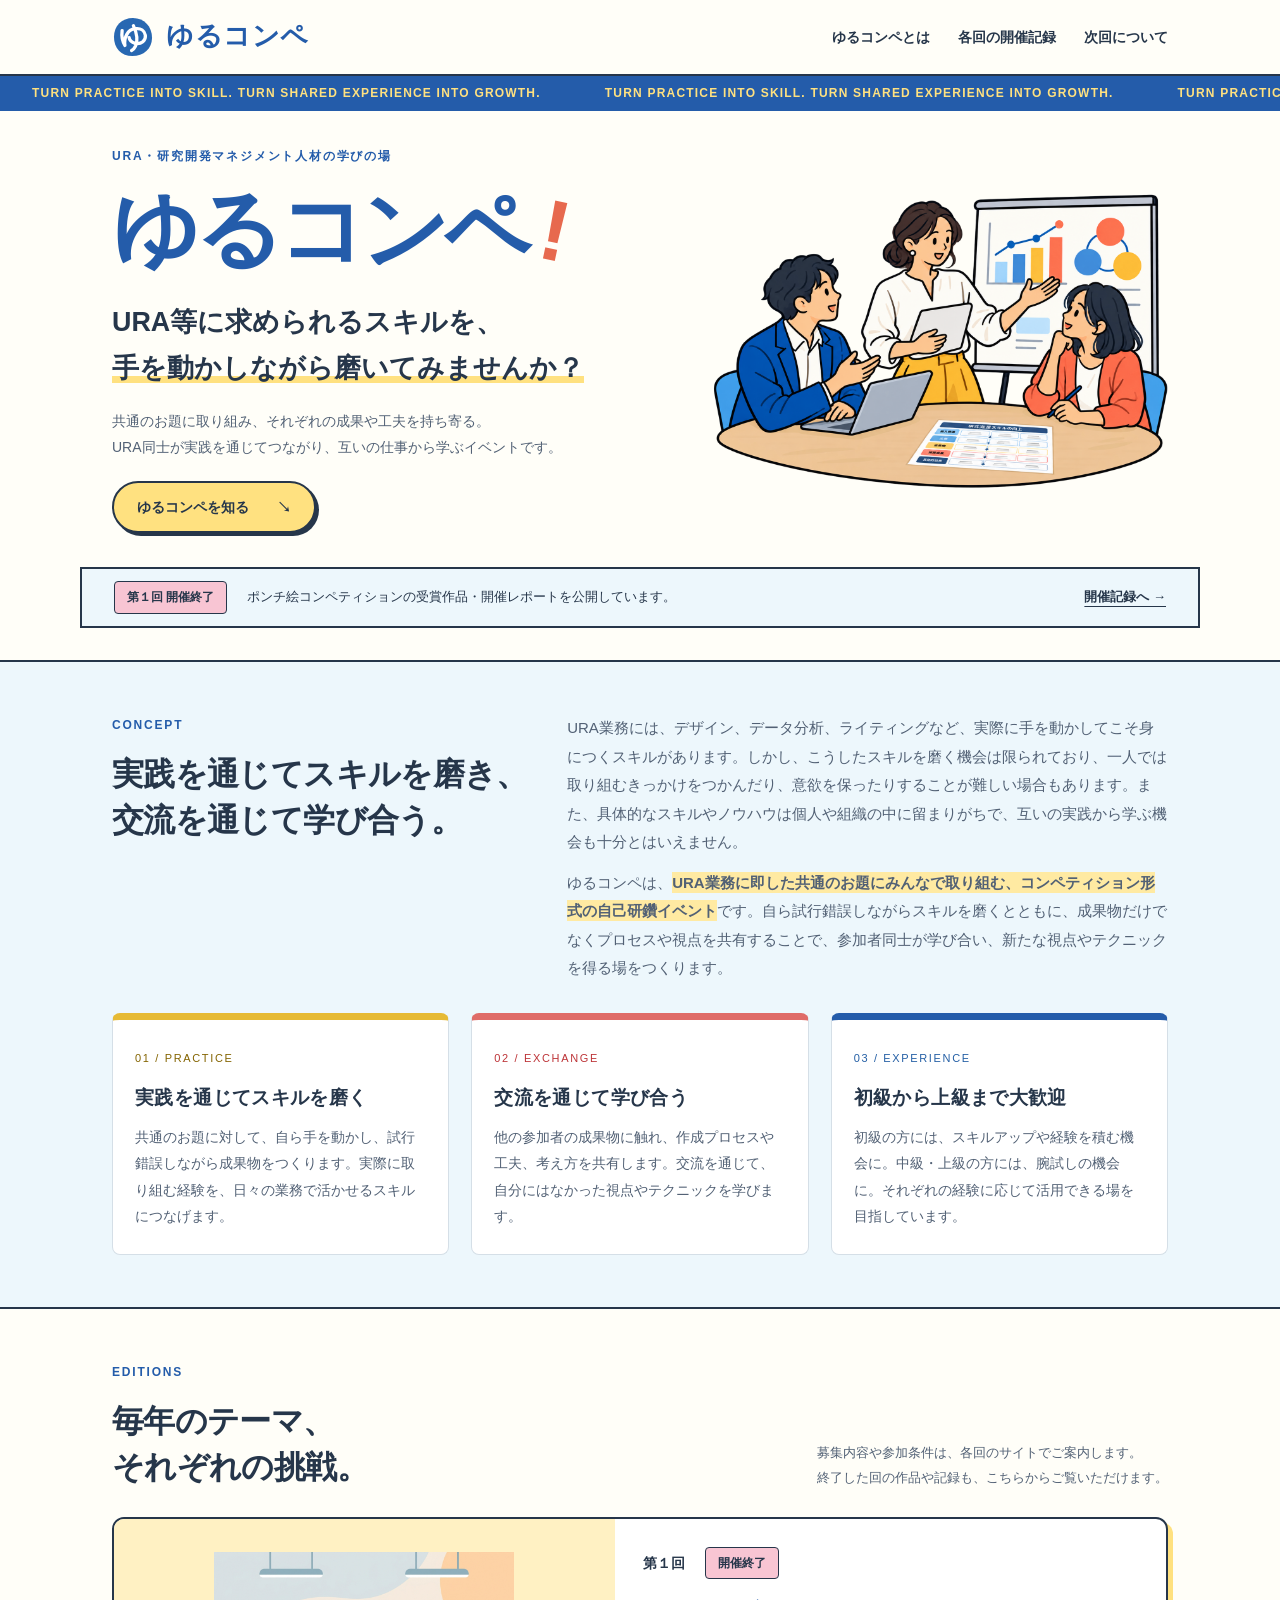
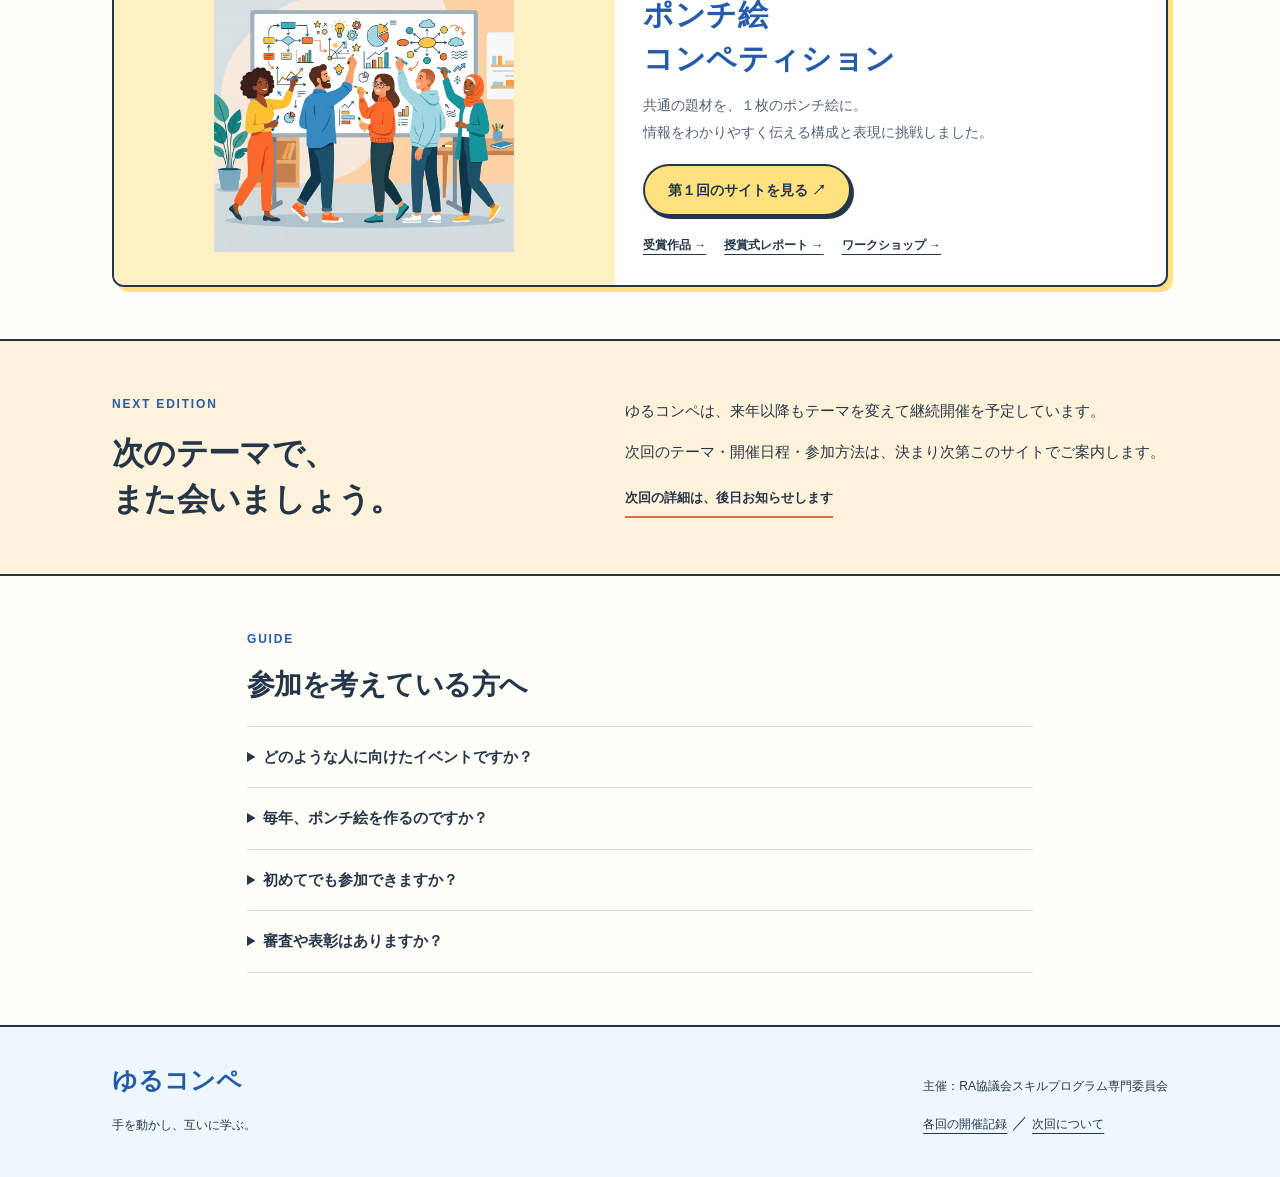
<file: index.html>
<!doctype html>
<html lang="ja">
<head>
<meta charset="utf-8"><meta name="viewport" content="width=device-width, initial-scale=1">
<title>ゆるコンペ｜手を動かし、互いに学ぶ。</title>
<meta name="description" content="ゆるコンペは、URA等の研究開発マネジメント人材が、毎年異なるテーマに挑戦し、互いに学び合う自己研鑽イベントです。各回の開催情報・受賞作品・開催レポートをご案内します。">
<meta property="og:title" content="ゆるコンペ｜手を動かし、互いに学ぶ。"><meta property="og:description" content="実践的な課題で成果物をつくり、方法やノウハウを共有する。URA等の学び合いの場、ゆるコンペの共通サイトです。"><meta property="og:type" content="website"><meta property="og:url" content="https://ra-skillpro.github.io/Yuru-Competition/">
<link rel="icon" type="image/svg+xml" href="yuru-icon.svg?v=custom1">
<link rel="stylesheet" href="portal.css?v=20261014-hero-line">
</head>
<body>
<a class="skip" href="#main">本文へ移動</a>
<header class="header"><div class="wrap nav"><a class="logo" href="index.html"><img class="yuru-icon" src="yuru-icon.svg?v=custom1" alt="" width="42" height="42">ゆるコンペ</a><nav aria-label="メインナビゲーション"><a href="#about">ゆるコンペとは</a><a href="#editions">各回の開催記録</a><a href="#next">次回について</a></nav></div></header>
<main id="main">
<div class="color-ribbon" aria-hidden="true"><div class="ribbon-track"><div class="ribbon-group"><span>TURN PRACTICE INTO SKILL. TURN SHARED EXPERIENCE INTO GROWTH.</span><span>TURN PRACTICE INTO SKILL. TURN SHARED EXPERIENCE INTO GROWTH.</span></div><div class="ribbon-group"><span>TURN PRACTICE INTO SKILL. TURN SHARED EXPERIENCE INTO GROWTH.</span><span>TURN PRACTICE INTO SKILL. TURN SHARED EXPERIENCE INTO GROWTH.</span></div></div></div>
<section class="hero wrap">
<div class="hero-copy"><p class="eyebrow">URA・研究開発マネジメント人材の学びの場</p><p class="hero-wordmark" aria-label="ゆるコンペ"><span class="wordmark-letter" style="--order:0" aria-hidden="true">ゆ</span><span class="wordmark-letter" style="--order:1" aria-hidden="true">る</span><span class="wordmark-letter" style="--order:2" aria-hidden="true">コ</span><span class="wordmark-letter" style="--order:3" aria-hidden="true">ン</span><span class="wordmark-letter" style="--order:4" aria-hidden="true">ペ</span><i class="wordmark-letter" style="--order:5" aria-hidden="true">!</i></p><h1 class="hero-message">URA等に求められるスキルを、<br><mark class="hero-highlight">手を動かしながら磨いてみませんか？</mark></h1><p class="intro">共通のお題に取り組み、それぞれの成果や工夫を持ち寄る。<br>URA同士が実践を通じてつながり、互いの仕事から学ぶイベントです。</p><a class="button primary" href="#about">ゆるコンペを知る <span aria-hidden="true">↘</span></a></div>
<div class="hero-art"><img class="hero-learning" src="assets/hero-learning-v2.png" alt="３人がグラフを使った説明と、５層のロジックモデルが描かれたポンチ絵を囲んで学び合う様子" width="1456" height="1088"></div>
</section>
<div class="news wrap"><span class="status">第１回 開催終了</span><p>ポンチ絵コンペティションの受賞作品・開催レポートを公開しています。</p><a href="editions/01/index.html">開催記録へ →</a></div>
<section id="about" class="section about"><div class="wrap"><div><p class="eyebrow">CONCEPT</p><h2>実践を通じてスキルを磨き、<br>交流を通じて学び合う。</h2></div><div class="about-copy"><p>URA業務には、デザイン、データ分析、ライティングなど、実際に手を動かしてこそ身につくスキルがあります。しかし、こうしたスキルを磨く機会は限られており、一人では取り組むきっかけをつかんだり、意欲を保ったりすることが難しい場合もあります。また、具体的なスキルやノウハウは個人や組織の中に留まりがちで、互いの実践から学ぶ機会も十分とはいえません。</p><p>ゆるコンペは、<mark class="concept-highlight">URA業務に即した共通のお題にみんなで取り組む、コンペティション形式の自己研鑽イベント</mark>です。自ら試行錯誤しながらスキルを磨くとともに、成果物だけでなくプロセスや視点を共有することで、参加者同士が学び合い、新たな視点やテクニックを得る場をつくります。</p></div><div class="values"><article><span class="value-no">01 / PRACTICE</span><h3>実践を通じてスキルを磨く</h3><p>共通のお題に対して、自ら手を動かし、試行錯誤しながら成果物をつくります。実際に取り組む経験を、日々の業務で活かせるスキルにつなげます。</p></article><article><span class="value-no">02 / EXCHANGE</span><h3>交流を通じて学び合う</h3><p>他の参加者の成果物に触れ、作成プロセスや工夫、考え方を共有します。交流を通じて、自分にはなかった視点やテクニックを学びます。</p></article><article><span class="value-no">03 / EXPERIENCE</span><h3>初級から上級まで大歓迎</h3><p>初級の方には、スキルアップや経験を積む機会に。中級・上級の方には、腕試しの機会に。それぞれの経験に応じて活用できる場を目指しています。</p></article></div></div></section>
<section id="editions" class="section wrap"><div class="inline-heading"><div><p class="eyebrow">EDITIONS</p><h2>毎年のテーマ、<br>それぞれの挑戦。</h2></div><p>募集内容や参加条件は、各回のサイトでご案内します。<br>終了した回の作品や記録も、こちらからご覧いただけます。</p></div><article class="edition"><a class="edition-image" href="editions/01/index.html"><img src="editions/01/assets/yuru_ponchi.png" alt="第１回のテーマ、ポンチ絵コンペティションのイラスト" loading="lazy"></a><div class="edition-copy"><div class="edition-meta"><span>第１回</span><span class="status">開催終了</span></div><h3>ポンチ絵<br>コンペティション</h3><p>共通の題材を、１枚のポンチ絵に。<br>情報をわかりやすく伝える構成と表現に挑戦しました。</p><a class="button primary" href="editions/01/index.html">第１回のサイトを見る ↗</a><div class="report-links"><a href="editions/01/winners.html">受賞作品 →</a><a href="editions/01/ceremony.html">授賞式レポート →</a><a href="editions/01/workshop/index.html">ワークショップ →</a></div></div></article></section>
<section id="next" class="section next"><div class="wrap next-inner"><div><p class="eyebrow">NEXT EDITION</p><h2>次のテーマで、<br>また会いましょう。</h2></div><div><p>ゆるコンペは、来年以降もテーマを変えて継続開催を予定しています。</p><p>次回のテーマ・開催日程・参加方法は、決まり次第このサイトでご案内します。</p><span class="next-label">次回の詳細は、後日お知らせします</span></div></div></section>
<section class="section wrap faq"><p class="eyebrow">GUIDE</p><h2>参加を考えている方へ</h2><details><summary>どのような人に向けたイベントですか？</summary><p>URA等の研究開発マネジメントに携わる方に向けた自己研鑽イベントです。各回の応募資格や参加条件は、その回のサイトでご確認ください。</p></details><details><summary>毎年、ポンチ絵を作るのですか？</summary><p>テーマは毎年変わります。第１回はポンチ絵でしたが、次回以降のテーマは、決まり次第お知らせします。</p></details><details><summary>初めてでも参加できますか？</summary><p>初級の方にはスキルアップや経験を積む機会として、中級・上級の方には腕試しの機会としてご活用いただけます。まだ自信がない方も、みんなと一緒に実践する機会にしてください。参加条件や必要な準備は、各回の案内をご確認ください。</p></details><details><summary>審査や表彰はありますか？</summary><p>競争の要素を取り入れながら、成果物をつくるプロセスや参加者同士の学び合いを大切にしています。審査・投票・表彰などの実施方法は、各回のサイトでご案内します。</p></details></section>
</main>
<footer><div class="wrap footer-inner"><div><a class="logo" href="index.html">ゆるコンペ</a><p>手を動かし、互いに学ぶ。</p></div><div><p>主催：RA協議会スキルプログラム専門委員会</p><a href="#editions">各回の開催記録</a> ／ <a href="#next">次回について</a></div></div></footer>
<script src="portal.js?v=wordmark1" defer></script>
</body></html>
</file>
<file: portal.css>
:root{--ink:#283849;--muted:#627080;--cream:#ffffff;--orange:#c33f42;--line:#e3e7ec}*{box-sizing:border-box}html{scroll-behavior:smooth;scroll-padding-top:125px}body{margin:0;background:var(--cream);color:var(--ink);font-family:"Hiragino Kaku Gothic ProN","Yu Gothic",Meiryo,sans-serif;line-height:1.9}a{color:inherit;text-underline-offset:5px}a:hover{color:var(--orange)}a:focus-visible,summary:focus-visible{outline:3px solid var(--orange);outline-offset:5px}h1,h2,h3,p{margin:0}h1,h2,h3{font-weight:800;letter-spacing:.02em;line-height:1.45}.wrap{max-width:1120px;margin:auto;padding-left:32px;padding-right:32px}.header{background:rgba(255,255,255,.97);border-bottom:1px solid var(--line);position:sticky;top:0;z-index:10}.nav{min-height:92px;display:flex;align-items:center;justify-content:space-between;gap:24px}.logo{font-size:25px;font-weight:800;text-decoration:none;display:inline-flex;align-items:center;gap:12px}.logo-mark{background:var(--ink);color:var(--cream);border-radius:50% 50% 40% 45%;width:42px;height:42px;text-align:center;line-height:42px;transform:rotate(-8deg)}nav{display:flex;gap:28px;font-size:14px;font-weight:700}nav a{text-decoration:none}.hero{padding-top:76px;padding-bottom:76px;display:grid;grid-template-columns:1.12fr 1fr;gap:45px;align-items:center}.eyebrow{font-size:12px;font-weight:700;letter-spacing:.15em;margin-bottom:24px;color:var(--muted)}h1{font-size:clamp(38px,4.5vw,60px);letter-spacing:.04em;line-height:1.5}.underline{background:linear-gradient(transparent 78%,#ffe17c 78%)}.lead{font-size:21px;font-weight:700;margin-top:27px}.intro{font-size:15px;color:var(--muted);margin:20px 0 28px}.button{display:inline-flex;align-items:center;justify-content:space-between;gap:28px;padding:15px 25px;text-decoration:none;border-radius:6px;font-size:14px;font-weight:700}.primary{background:#2868b2;color:#fff}.primary:hover{background:#245fa5;color:#fff}.hero-art{position:relative;height:420px;background:#f6f8fb;border-radius:48% 46% 42% 48%;isolation:isolate}.art-caption{position:absolute;top:30px;left:38px;font-size:12px;letter-spacing:.08em;transform:rotate(-6deg)}.paper{position:absolute;background:#ffffff;border:1px solid #dfe5ec;border-radius:5px;box-shadow:4px 7px 0 #28384910;width:170px;height:184px;padding:18px}.paper strong{display:block;font-size:20px}.paper-number{font-size:12px;color:var(--muted)}.paper-one{left:10px;top:82px;transform:rotate(-12deg);z-index:2}.paper-two{right:2px;top:72px;transform:rotate(12deg);background:#ffe49a}.paper-three{left:145px;bottom:12px;transform:rotate(-3deg);background:#cce5fa;z-index:3}.doodle{font-family:Georgia,serif;font-size:76px;text-align:center;line-height:1.1;color:var(--ink)}.pencil{color:#d94b4f}.bubbles{display:flex;justify-content:center;margin-top:14px}.bubbles span{border:2px solid var(--ink);border-radius:50% 50% 0 50%;width:54px;height:48px;text-align:center;font-size:25px;background:#ffffff}.bubbles span+span{margin-left:-6px;transform:translateY(16px) rotate(10deg)}.art-star{position:absolute;right:26px;bottom:55px;font-size:64px;color:#d94b4f}.art-note{position:absolute;bottom:-30px;left:18px;font-size:12px;transform:rotate(-4deg)}.news{display:flex;align-items:center;gap:20px;padding-top:20px;padding-bottom:20px;border-top:1px solid var(--line);border-bottom:1px solid var(--line);font-size:13px}.news p{flex:1}.news a{font-weight:700;white-space:nowrap}.status{border:1px solid var(--line);background:white;font-size:12px;padding:4px 12px;border-radius:30px;display:inline-block;white-space:nowrap}.section{padding-top:90px;padding-bottom:90px}h2{font-size:34px}.about{margin-top:70px;background:#fafbfc}.about>.wrap{display:grid;grid-template-columns:1fr 1.4fr;gap:40px}.about-copy{font-size:15px;color:var(--muted)}.about-copy p+p{margin-top:20px}.values{grid-column:1/-1;display:grid;grid-template-columns:repeat(3,1fr);gap:35px;margin-top:20px}.values article{border-top:1px solid #dce3eb;padding-top:24px}.value-no{font-size:11px;letter-spacing:.15em;color:var(--muted)}.values h3{font-size:21px;margin:15px 0}.values p{font-size:14px;color:var(--muted)}.inline-heading{display:flex;justify-content:space-between;align-items:flex-end;gap:40px;margin-bottom:40px}.inline-heading>p{font-size:13px;color:var(--muted)}.edition{display:grid;grid-template-columns:1fr 1.1fr;border:1px solid var(--line);border-radius:16px;overflow:hidden;background:#fff}.edition-image{background:#fffaf0;display:flex;align-items:center;justify-content:center;padding:32px}.edition-image img{display:block;width:100%;height:auto;max-height:390px;object-fit:contain}.edition-copy{padding:40px}.edition-meta{display:flex;gap:20px;align-items:center;font-size:14px;font-weight:700}.edition h3{font-size:30px;margin:22px 0 18px}.edition-copy>p{font-size:14px;color:var(--muted);margin-bottom:24px}.report-links{display:flex;flex-wrap:wrap;gap:10px 18px;margin-top:25px;font-size:12px}.next{background:#ffffff;border-top:1px solid var(--line);border-bottom:1px solid var(--line)}.next-inner{display:grid;grid-template-columns:1fr 1.2fr;gap:60px;align-items:center}.next-inner>div>p:not(.eyebrow){font-size:15px;margin-bottom:16px}.next-label{display:inline-block;border-bottom:2px solid var(--ink);padding-bottom:5px;font-size:13px;font-weight:700;margin-top:8px}.faq{max-width:850px}.faq h2{font-size:28px;margin-bottom:30px}details{border-top:1px solid var(--line);padding:22px 0}details:last-child{border-bottom:1px solid var(--line)}summary{cursor:pointer;font-weight:700;font-size:15px}details p{font-size:14px;color:var(--muted);padding-top:16px}footer{background:#fafbfc;color:var(--ink);padding:45px 0;border-top:1px solid var(--line)}.footer-inner{display:flex;justify-content:space-between;gap:30px;align-items:center}.footer-inner p,.footer-inner>div>a:not(.logo){font-size:12px}.footer-inner p{margin:10px 0}.skip{position:fixed;top:-100px;left:10px;background:white;z-index:20;padding:10px}.skip:focus{top:10px}@media(max-width:900px){.hero{gap:20px}.hero-art{transform:scale(.85);transform-origin:center}.paper-three{left:90px}.nav{gap:16px}nav{gap:16px;font-size:12px}.edition-copy{padding:30px}}@media(max-width:700px){.wrap{padding-left:22px;padding-right:22px}.nav{min-height:100px;flex-direction:column;justify-content:center;gap:9px}.logo{font-size:22px}.logo-mark{width:32px;height:32px;line-height:32px}nav{gap:18px;font-size:11px}.hero{grid-template-columns:1fr;padding-top:44px;padding-bottom:48px;gap:25px}h1{font-size:43px}.eyebrow{font-size:10px;margin-bottom:18px}.lead{font-size:18px}.intro{font-size:14px}.hero-art{max-width:380px;width:100%;height:375px;margin:0 auto 20px;transform:none}.paper{width:145px;height:160px}.paper strong{font-size:18px}.paper-one{left:12px;top:74px}.paper-two{right:10px;top:66px}.paper-three{left:110px;bottom:7px}.doodle{font-size:65px}.art-star{font-size:48px;right:13px}.art-caption{font-size:10px;left:30px}.news{flex-wrap:wrap;gap:10px}.news p{flex-basis:65%;font-size:12px}.news>a{margin-left:auto}.section{padding-top:55px;padding-bottom:55px}h2{font-size:29px}.about{margin-top:40px}.about>.wrap{grid-template-columns:1fr;gap:28px}.values{grid-template-columns:1fr;gap:25px;margin-top:0}.inline-heading{display:block}.inline-heading>p{margin-top:22px}.edition{grid-template-columns:1fr}.edition-image{padding:25px}.edition-image img{max-height:260px}.edition-copy{padding:28px}.edition h3{font-size:27px}.next-inner{grid-template-columns:1fr;gap:28px}.faq h2{font-size:25px}.footer-inner{display:block}.footer-inner>div+div{margin-top:25px}.desktop{display:none}}@media(prefers-reduced-motion:reduce){html{scroll-behavior:auto}}

/* Yellow, red and blue accents on a white base */
.edition-meta .status,.news .status{background:#fff4c9;border-color:#f0d56c;color:#71561a}

.logo-mark{background:#2868b2;color:#fff}.values article:nth-child(1){border-top-color:#e9bc32}.values article:nth-child(2){border-top-color:#d94b4f}.values article:nth-child(3){border-top-color:#2868b2}.values article:nth-child(1) .value-no{color:#846400}.values article:nth-child(2) .value-no{color:#bd3438}.values article:nth-child(3) .value-no{color:#245fa5}.next-label{border-bottom-color:#e9bc32}
/* Pink accent for the output card in the hero illustration */
.paper-one{background:#f8cddd;border-color:#eaa4bd}

.hero-message{font-size:clamp(24px,2.6vw,34px);line-height:1.65;letter-spacing:0}.hero:has(.hero-message){grid-template-columns:1.5fr 1fr}@media(max-width:700px){.hero:has(.hero-message){grid-template-columns:1fr}.hero-message{font-size:25px}}

/* Three open strokes for the shared site logo */
.logo-lines{display:inline-flex;flex-direction:column;justify-content:center;gap:6px;width:38px;height:38px;flex-shrink:0;transform:rotate(-12deg)}.logo-lines span{display:block;height:4px;border-radius:4px;width:32px}.logo-lines span:nth-child(1){background:#d94b4f;margin-left:4px}.logo-lines span:nth-child(2){background:#2868b2}.logo-lines span:nth-child(3){background:#e9bc32;margin-left:4px}@media(max-width:700px){.logo-lines{width:32px;height:32px;gap:5px}.logo-lines span{width:27px;height:3px}}

/* Softer buttons and logo accents */
.primary{background:#e8f3fb;color:#285b82;border:1px solid #b9d6e9}.primary:hover{background:#d7ebf8;color:#214e70;border-color:#91bddb}.logo-lines span:nth-child(1){background:#e77c80}.logo-lines span:nth-child(2){background:#75afd5}.logo-lines span:nth-child(3){background:#edcb64}

/* Compact vertical rhythm */
.nav{min-height:74px}
.hero{padding-top:42px;padding-bottom:42px}
.hero-art{height:340px}
.art-caption{top:16px}
.paper{height:158px;padding:14px 18px}
.paper-one{top:57px}
.paper-two{top:48px}
.paper-three{bottom:2px}
.doodle{font-size:62px}
.art-star{bottom:38px}
.art-note{bottom:-22px}
.eyebrow{margin-bottom:14px}
.intro{margin:16px 0 20px}
.news{padding-top:14px;padding-bottom:14px}
.section{padding-top:52px;padding-bottom:52px}
.about{margin-top:36px}
.about>.wrap{gap:26px}
.about-copy p+p{margin-top:12px}
.values{margin-top:4px;gap:28px}
.values article{padding-top:16px}
.values h3{margin:10px 0}
.inline-heading{margin-bottom:26px}
.edition-image{padding:22px}
.edition-image img{max-height:300px}
.edition-copy{padding:28px}
.edition h3{margin:14px 0 12px}
.edition-copy>p{margin-bottom:18px}
.report-links{margin-top:18px}
.next-inner>div>p:not(.eyebrow){margin-bottom:12px}
.faq h2{margin-bottom:20px}
details{padding:16px 0}
details p{padding-top:10px}
footer{padding:30px 0}
@media(max-width:700px){
.nav{min-height:86px}
.hero{padding-top:28px;padding-bottom:30px;gap:18px}
.hero-art{height:310px;max-width:340px;margin-bottom:16px}
.paper{height:140px;padding:12px 16px}
.paper-one{top:51px}
.paper-two{top:44px}
.paper-three{left:100px;bottom:0}
.doodle{font-size:52px}
.art-caption{top:12px}
.bubbles{margin-top:8px}
.bubbles span{height:40px;width:46px;font-size:22px}
.section{padding-top:34px;padding-bottom:34px}
.about{margin-top:24px}
.about>.wrap{gap:20px}
.values{gap:18px}
.inline-heading>p{margin-top:14px}
.edition-copy{padding:22px}
.edition-image img{max-height:220px}
.next-inner{gap:20px}
.footer-inner>div+div{margin-top:18px}
}

/* Pale blue header */
.header{background:#eaf5fc;border-bottom-color:#c9e2f1}

/* Warm header and three-stroke wordmark icon */
.header{background:#fff2df;border-bottom-color:#ecd5b5}.logo-lines span:nth-child(1){background:#d97870}.logo-lines span:nth-child(2){background:#e6a365}.logo-lines span:nth-child(3){background:#e5c263}

/* Ivory header with a warm, defined wordmark */
.header{background:#fffdf8;border-bottom:1px solid #dfd5c8}.header .logo{color:#543d30;letter-spacing:.06em}.header nav a{color:#655448}.header nav a:hover{color:#9a5837}.header a:focus-visible{outline-color:#9a5837}.logo-sheets{display:block;width:38px;height:38px;flex-shrink:0}@media(max-width:700px){.logo-sheets{width:32px;height:32px}}
/* Bold illustrated identity */
:root{--ink:#26364a;--muted:#526175;--line:#cddbe4}
body{background:#fffef8}
.header{background:#fffef8;border-bottom:2px solid #26364a}
.header .logo{color:#245caa;font-size:27px;letter-spacing:.02em;font-weight:800}
.header nav a{color:#26364a;font-weight:700}
.logo-sheets{width:34px;height:34px}
.color-ribbon{background:#245caa;color:#fffef8;font-size:12px;font-weight:800;letter-spacing:.1em;text-align:center;padding:6px 16px;white-space:nowrap;overflow:hidden}.color-ribbon span{margin:0 35px;color:#ffe180}
.hero,.hero:has(.hero-message){grid-template-columns:1.25fr 1fr;gap:25px;padding-top:34px;padding-bottom:34px}
.hero-wordmark{font-size:clamp(54px,6.8vw,86px);font-weight:900;letter-spacing:-.06em;color:#245caa;line-height:1.1;margin:8px 0 24px;white-space:nowrap}.hero-wordmark span{color:#245caa}.hero-wordmark i{color:#e7694e;font-style:normal;display:inline-block;transform:rotate(12deg);margin-left:8px}
.hero-message{font-size:clamp(21px,2.1vw,27px);line-height:1.7;font-weight:800;letter-spacing:0}
.underline{background:linear-gradient(transparent 78%,#ffe180 78%)}
.hero-art{height:auto;transform:none;background:none;border-radius:0;margin:0;isolation:auto}.hero-art svg{display:block;width:100%;height:auto}.hero-art .art-label{display:block;text-align:center;font-weight:800;font-size:14px;color:#245caa;letter-spacing:.08em;margin-top:4px}
.intro{font-size:14px;margin:16px 0 20px}
.button{border-radius:50px;padding:11px 23px;font-weight:800}
.primary{background:#ffe180;border:2px solid #26364a;color:#26364a;box-shadow:3px 3px 0 #26364a}.primary:hover{background:#ffedb0;color:#26364a;border-color:#26364a}
.news{background:#edf7fc;border:2px solid #26364a;border-radius:0;padding-top:12px;padding-bottom:12px}.news .status,.edition-meta .status{background:#f8c5d3;border:1px solid #26364a;border-radius:4px;color:#26364a;font-weight:700}
.about{background:#edf7fc;margin-top:32px;border-top:2px solid #26364a;border-bottom:2px solid #26364a}
h2{font-size:32px;font-weight:900;letter-spacing:-.02em}
.eyebrow{color:#245caa;font-weight:800}
.values article{border-top:3px solid #26364a;padding-top:15px}.values article:nth-child(1){border-color:#e6ba35}.values article:nth-child(2){border-color:#df6c68}.values article:nth-child(3){border-color:#245caa}
.values h3{font-size:20px}.values p{font-size:14px}
.edition{border:2px solid #26364a;border-radius:12px;box-shadow:5px 5px 0 #ffe180}.edition-image{background:#fff1c3}.edition h3{color:#245caa}.report-links a{font-weight:700}
.next{background:#fff2da;border-top:2px solid #26364a;border-bottom:2px solid #26364a}.next-label{border-color:#e7694e}
footer{background:#edf7fc;border-top:2px solid #26364a}.footer-inner .logo{color:#245caa}
@media(max-width:900px){.hero-art{transform:none}}
@media(max-width:700px){.hero,.hero:has(.hero-message){grid-template-columns:1fr;gap:12px;padding-top:26px;padding-bottom:26px}.hero-wordmark{font-size:62px;margin-bottom:18px}.hero-message{font-size:22px}.hero-art{height:auto;max-width:310px;margin:0 auto}.hero-art .art-label{font-size:12px}.color-ribbon{font-size:10px}.color-ribbon span{margin:0 15px}.news{margin-left:14px;margin-right:14px;padding-left:14px;padding-right:14px}h2{font-size:28px}.header .logo{font-size:24px}}

.concept-highlight{background:#ffeaa2;color:inherit;font-weight:700;padding:2px 0;box-decoration-break:clone;-webkit-box-decoration-break:clone}

.yuru-icon{display:block;width:42px;height:42px;flex-shrink:0}@media(max-width:700px){.yuru-icon{width:36px;height:36px}}

/* Rounded lettering for the original circular icon */
.logo-mark{font-family:"Hiragino Maru Gothic ProN","M PLUS Rounded 1c","Yu Gothic",Meiryo,sans-serif;font-weight:700}

.hero-wordmark .wordmark-letter{display:inline-block;transform-origin:50% 85%}.hero-wordmark i.wordmark-letter{color:#e7694e;transform:rotate(12deg)}
.hero-wordmark.is-playing .wordmark-letter{animation:wordmark-pop 650ms cubic-bezier(.22,.7,.3,1) both;animation-delay:calc(var(--order) * 90ms)}
@keyframes wordmark-pop{0%{transform:translateY(0) rotate(0)}30%{transform:translateY(-12px) rotate(-5deg)}60%{transform:translateY(2px) rotate(3deg)}80%{transform:translateY(-3px) rotate(-1deg)}100%{transform:translateY(0) rotate(0)}}
@media(prefers-reduced-motion:reduce){.hero-wordmark.is-playing .wordmark-letter{animation:none}}

/* Seamless right-to-left ribbon */
.color-ribbon{padding:6px 0;overflow:hidden}
.ribbon-track{display:flex;width:max-content;animation:ribbon-scroll 40s linear infinite}
.ribbon-group{display:flex;flex-shrink:0;align-items:center}
.color-ribbon .ribbon-group span{display:block;margin:0;padding:0 32px;color:#ffe180}
@keyframes ribbon-scroll{from{transform:translateX(0)}to{transform:translateX(-50%)}}
@media(prefers-reduced-motion:reduce){.ribbon-track{animation:none;width:auto;display:block}.ribbon-group{display:block}.ribbon-group:nth-child(2),.ribbon-group span:nth-child(2){display:none}.color-ribbon .ribbon-group span{white-space:normal;padding:0 16px}}

.hero-learning{display:block;width:100%;height:auto;object-fit:contain}
@media(max-width:700px){.hero-art:has(.hero-learning){max-width:380px}}

/* Three concept features as white boxes with colored top bands */
.values{gap:22px;align-items:stretch}
.values article{background:#fff;border:1px solid #d5dfe7;border-top:7px solid #e6ba35;border-radius:8px;padding:22px 22px 24px;overflow:hidden}
.values article:nth-child(1){border-color:#d5dfe7;border-top-color:#e6ba35}
.values article:nth-child(2){border-color:#d5dfe7;border-top-color:#df6c68}
.values article:nth-child(3){border-color:#d5dfe7;border-top-color:#245caa}
.values h3{margin:12px 0;font-size:19px}
@media(max-width:700px){.values{gap:16px}.values article{padding:18px 20px 20px}}

.hero-highlight{background:linear-gradient(transparent 78%,#ffe180 78%);color:inherit;padding:0;box-decoration-break:clone;-webkit-box-decoration-break:clone}
</file>
